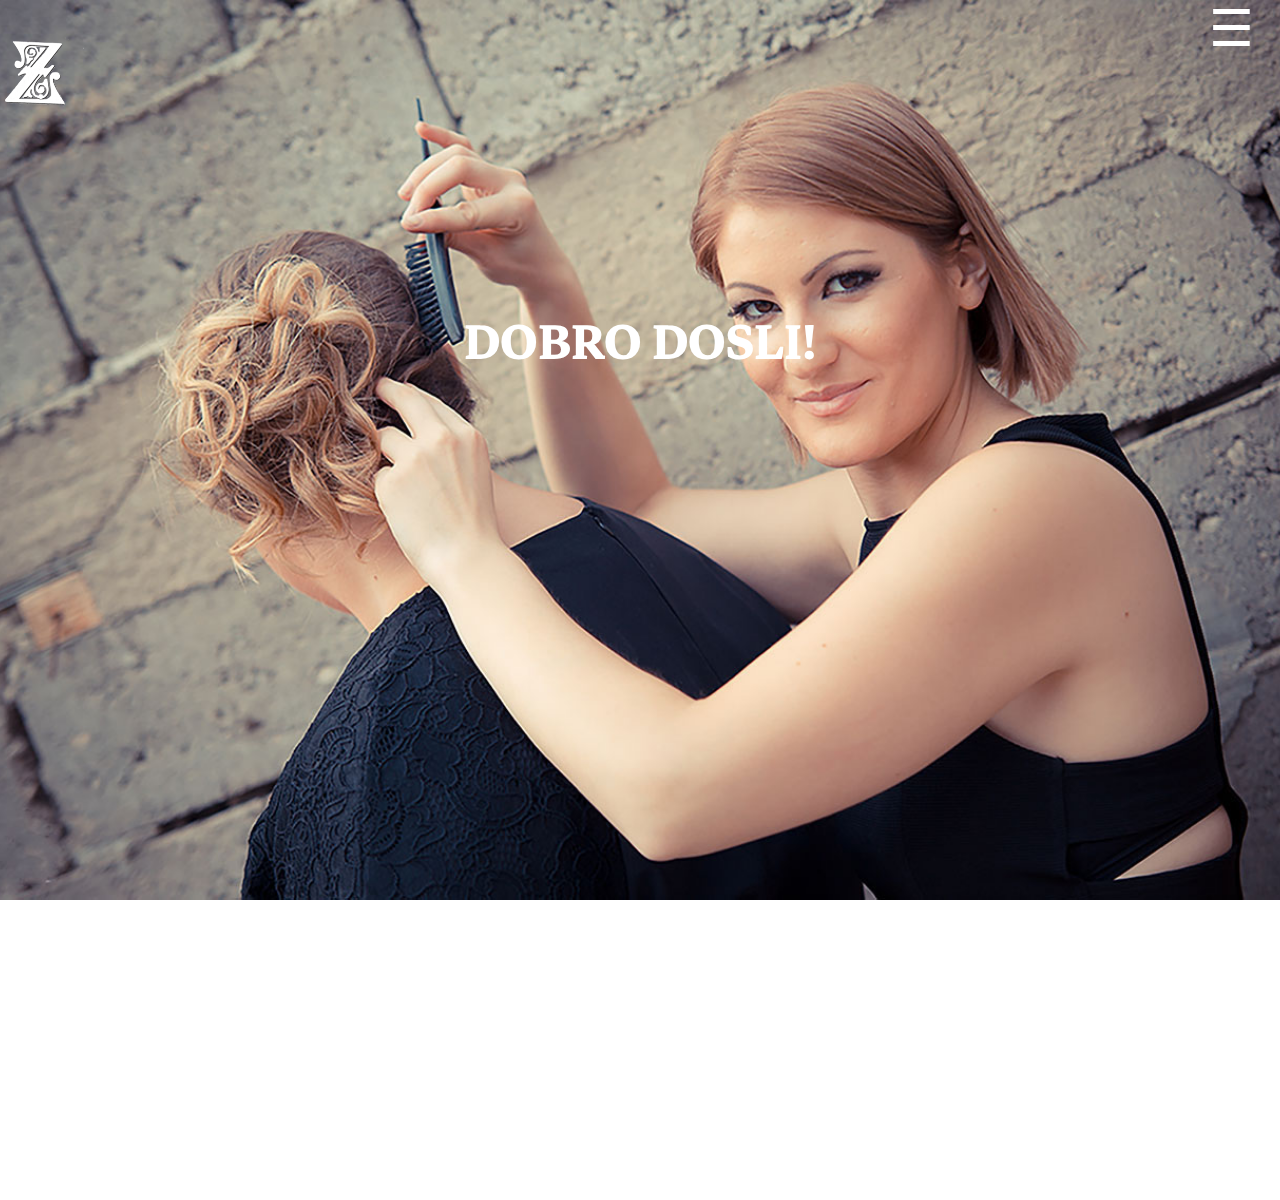
<file: index.html>
<!DOCTYPE html>
<html lang="en">
 <head>
    <meta charset="UTF-8">
    <title>salon</title>
    <link href="style.css" rel="stylesheet" type="text/css">
     <meta name="viewport" content="width=device-width, initial-scale=1">
    <link href="https://fonts.googleapis.com/css?family=Markazi+Text" rel="stylesheet">
     <link rel="stylesheet" href="https://use.fontawesome.com/releases/v5.1.0/css/all.css" integrity="sha384-lKuwvrZot6UHsBSfcMvOkWwlCMgc0TaWr+30HWe3a4ltaBwTZhyTEggF5tJv8tbt" crossorigin="anonymous">

 </head>
 <body class="front">
  <div id="cao">
     <h1>DOBRO DOSLI!</h1>
</div> 
<div id="logo">
     <img src="1.png" alt="logo" width="250px" height="240px">
</div>
<div id="ikone">
 <i class="fab fa-facebook-square"></i>
    <i class="fab fa-instagram"></i>
</div><!--end ikone-->

<div id="wrapper">
    <div id="header">
        <div id="myNav" class="overlay">
  <a href="javascript:void(0)" class="closebtn" onclick="closeNav()">&times;</a>
  <div class="overlay-content"> 
    <a href="nama.html">O Nama</a>
    <a href="galerija.html">Galerija</a>
    <a href="kontakt.html">Kontakt</a>
  </div>
</div>

<span style="font-size:50px;cursor:pointer" onclick="openNav()">&#9776; </span>

<script>
function openNav() {
    document.getElementById("myNav").style.display = "block";
}

function closeNav() {
    document.getElementById("myNav").style.display = "none";
}
</script>  
</div> <!--end header-->
</div><!--end wrapper-->
</body>
</html>
</file>
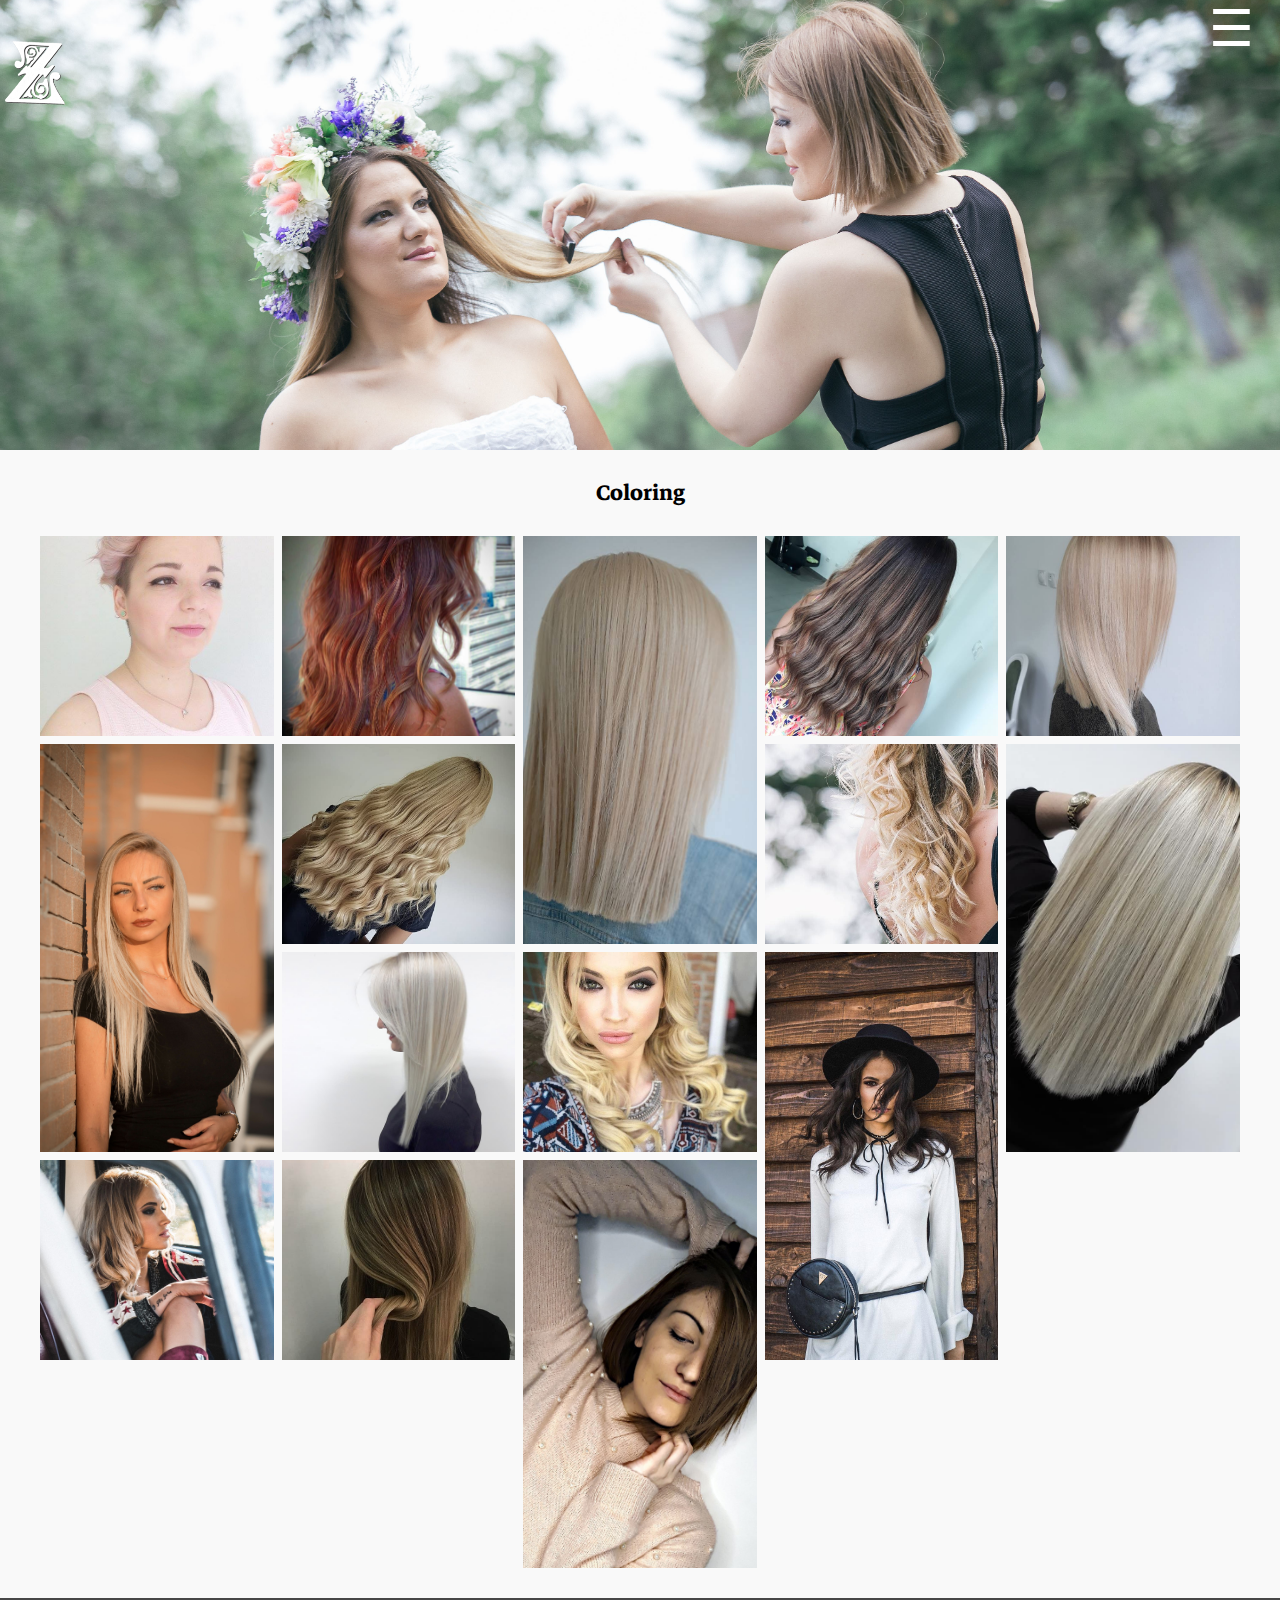
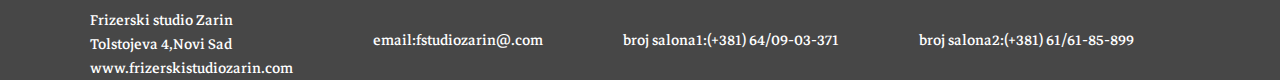
<file: coloring.html>
<!DOCTYPE html>
<html lang="en">
 <head>
    <meta charset="UTF-8">
    <title>Coloring</title>
    <link href="style.css" rel="stylesheet" type="text/css">
     <meta name="viewport" content="width=device-width, initial-scale=1">
    <link href="https://fonts.googleapis.com/css?family=Markazi+Text" rel="stylesheet">
     <link rel="stylesheet" href="https://use.fontawesome.com/releases/v5.1.0/css/all.css" integrity="sha384-lKuwvrZot6UHsBSfcMvOkWwlCMgc0TaWr+30HWe3a4ltaBwTZhyTEggF5tJv8tbt" crossorigin="anonymous">
<link rel="stylesheet" href="css/grid-gallery.min.css">
<script src="https://code.jquery.com/jquery-3.3.1.slim.min.js" 
        integrity="sha384-q8i/X+965DzO0rT7abK41JStQIAqVgRVzpbzo5smXKp4YfRvH+8abtTE1Pi6jizo" 
        crossorigin="anonymous">
</script>
<script src="js/grid-gallery.min.js"></script>
 </head>
    <body>
<div id="ikonice">
     <i class="fab fa-facebook-square"></i>
    <i class="fab fa-instagram"></i>
</div>
<div id="logo">
   <img src="1.png" alt="logo" width="250px" height="240px"></div>
<div class="bd"></div>
    
<div id="wrapper">
    <div id="header">
        <div id="myNav" class="overlay">
  <a href="javascript:void(0)" class="closebtn" onclick="closeNav()">&times;</a>
  <div class="overlay-content">
      <a href="index.html">Početna</a>
    <a href="nama.html">O Nama</a>
    <a href="#">Galerija</a>
    <a href="kontakt.html">Kontakt</a>
  </div>
</div>

<span style="font-size:50px;cursor:pointer" onclick="openNav()">&#9776; </span>

<script>
function openNav() {
    document.getElementById("myNav").style.display = "block";
}

function closeNav() {
    document.getElementById("myNav").style.display = "none";
}
</script>          
 </div><!--end header-->
    
<div id="galerija">
    <h2>Coloring</h2>
<div id="gg-screen"></div>
<div class="gg-box">
  <div class="gg-element">
    <img src="coloring/1.jpg">
  </div>
  <div class="gg-element">
    <img src="coloring/2.jpg">
  </div>
  <div class="gg-element">
    <img src="coloring/3.jpg">
  </div>
<div class="gg-element">
    <img src="coloring/4.jpg">
  </div>
<div class="gg-element">
    <img src="coloring/5.jpg">
  </div>
<div class="gg-element">
    <img src="coloring/6.jpg">
  </div>
<div class="gg-element">
    <img src="coloring/7.jpg">
  </div>
<div class="gg-element">
    <img src="coloring/8.jpg">
  </div>
<div class="gg-element">
    <img src="coloring/9.jpg">
  </div>
<div class="gg-element">
    <img src="coloring/10.jpg">
  </div>
<div class="gg-element">
    <img src="coloring/11.jpg">
  </div>
<div class="gg-element">
    <img src="coloring/12.jpg">
  </div>
<div class="gg-element">
    <img src="coloring/13.jpg">
  </div>
<div class="gg-element">
    <img src="coloring/14.jpg">
  </div>
<div class="gg-element">
    <img src="coloring/15.jpg">
  </div> 
</div><!--end gg-box-->
</div><!--end galerija-->
<div id="footer">
     <div id="kontakt">
      <ul>
        <li>Frizerski studio Zarin </li>
          <li>Tolstojeva 4,Novi Sad</li><li>www.frizerskistudiozarin.com</li></ul>
            
          </div>
    <div id="hi">      
    <ul>
     <li>email:fstudiozarin@.com</li> 
      <li>broj salona1:(+381) 64/09-03-371</li>
     <li>broj salona2:(+381) 61/61-85-899</li>
   </ul>
       </div>
       </div><!--end footer-->
</div><!--end wrapper--> 
</body>
</html>
</file>
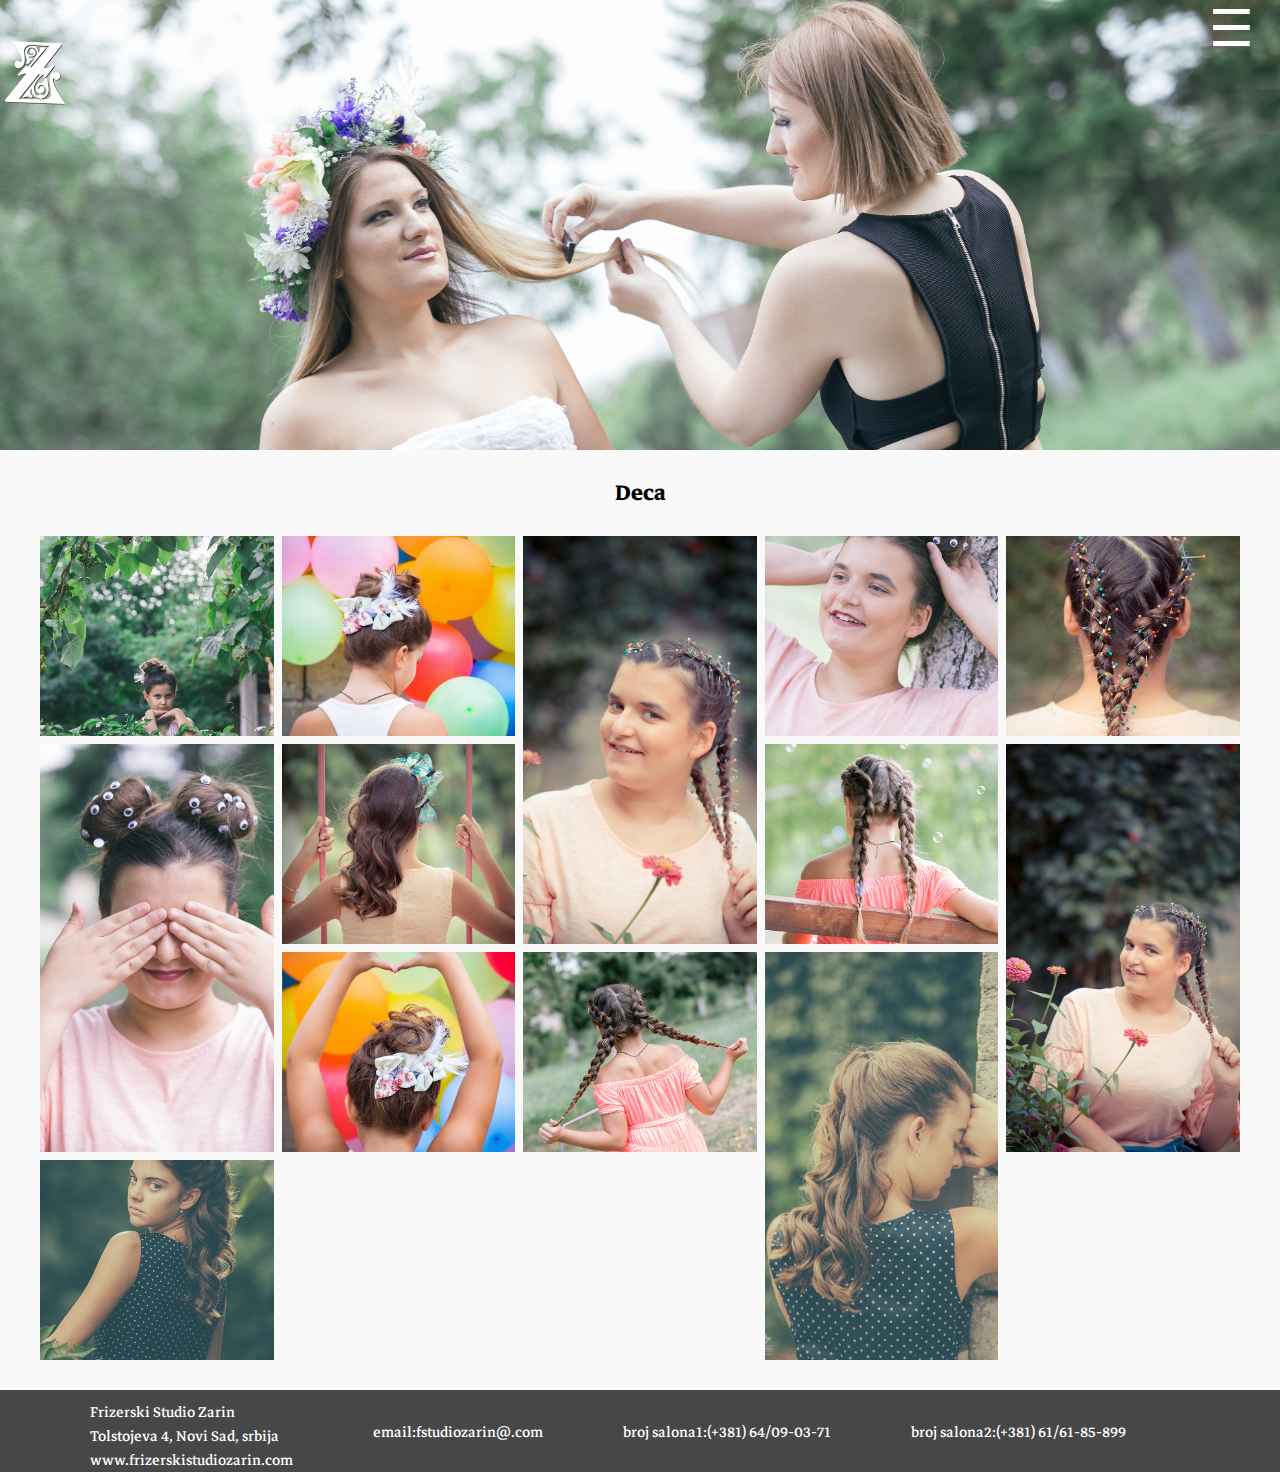
<file: deca.html>
<!DOCTYPE html>
<html lang="en">
 <head>
    <meta charset="UTF-8">
    <title>Deca</title>
    <link href="style.css" rel="stylesheet" type="text/css">
     <meta name="viewport" content="width=device-width, initial-scale=1">
    <link href="https://fonts.googleapis.com/css?family=Markazi+Text" rel="stylesheet">

     <link rel="stylesheet" href="https://use.fontawesome.com/releases/v5.1.0/css/all.css" integrity="sha384-lKuwvrZot6UHsBSfcMvOkWwlCMgc0TaWr+30HWe3a4ltaBwTZhyTEggF5tJv8tbt"crossorigin="anonymous">
<link rel="stylesheet" href="css/grid-gallery.min.css">
<script src="https://code.jquery.com/jquery-3.3.1.slim.min.js" 
        integrity="sha384-q8i/X+965DzO0rT7abK41JStQIAqVgRVzpbzo5smXKp4YfRvH+8abtTE1Pi6jizo" 
        crossorigin="anonymous">
</script>
<script src="js/grid-gallery.min.js"></script>

 </head>
    <body>
 <div id="ikonice">
     <i class="fab fa-facebook-square"></i>
    <i class="fab fa-instagram"></i>
</div>
<div id="logo">
   <img src="1.png" alt="logo" width="250px" height="240px"></div>
 <div class="bd"></div>  
<div id="wrapper">
    <div id="header">
        <div id="myNav" class="overlay">
  <a href="javascript:void(0)" class="closebtn" onclick="closeNav()">&times;</a>
  <div class="overlay-content">
      <a href="index.html">Početna</a>
    <a href="nama.html">O Nama</a>
    <a href="#">Galerija</a>
    <a href="kontakt.html">Kontakt</a>
  </div>
</div>

<span style="font-size:50px;cursor:pointer" onclick="openNav()">&#9776; </span>

<script>
function openNav() {
    document.getElementById("myNav").style.display = "block";
}

function closeNav() {
    document.getElementById("myNav").style.display = "none";
}
</script>         
 </div><!--end header-->  
    
<div id="galerija">
    <h2>Deca</h2>
<div id="gg-screen"></div>
<div class="gg-box">
  <div class="gg-element">
    <img src="deca/jeca1.jpg">
  </div>
  <div class="gg-element">
    <img src="deca/jeca2.jpg">
  </div>
  <div class="gg-element">
    <img src="deca/ljiljana1.jpg">
  </div>
  <div class="gg-element">
    <img src="deca/ljiljana3.jpg">
  </div>
  <div class="gg-element">
    <img src="deca/ljiljana2.jpg">
  </div>
<div class="gg-element">
    <img src="deca/ljiljana5.jpg">
  </div>
<div class="gg-element">
    <img src="deca/nova1.jpg">
  </div>
<div class="gg-element">
    <img src="deca/nova2.jpg">
  </div>
<div class="gg-element">
    <img src="deca/nova4.jpg">
  </div>
<div class="gg-element">
    <img src="deca/nova5.jpg">
  </div>
<div class="gg-element">
    <img src="deca/nova6.jpg">
  </div>
<div class="gg-element">
    <img src="deca/nova7.jpg">
  </div>
<div class="gg-element">
    <img src="deca/nova8.jpg">
  </div> 
</div>
</div><!--end galerija-->
    
<div id="footer">
   <div id="kontakt">
        <ul>
        <li>Frizerski Studio Zarin </li>
        <li>Tolstojeva 4, Novi Sad, srbija</li>
         <li>www.frizerskistudiozarin.com</li></ul> 
          </div>
       <div id="hi">
           <ul>
        <li>email:fstudiozarin@.com</li> 
        <li>broj salona1:(+381) 64/09-03-71</li>
     <li>broj salona2:(+381) 61/61-85-899</li>
             </ul>
</div><!--end gg-box-->
</div><!--end footer--> 
</div><!--end wrapper-->        
</body>
</html>
</file>
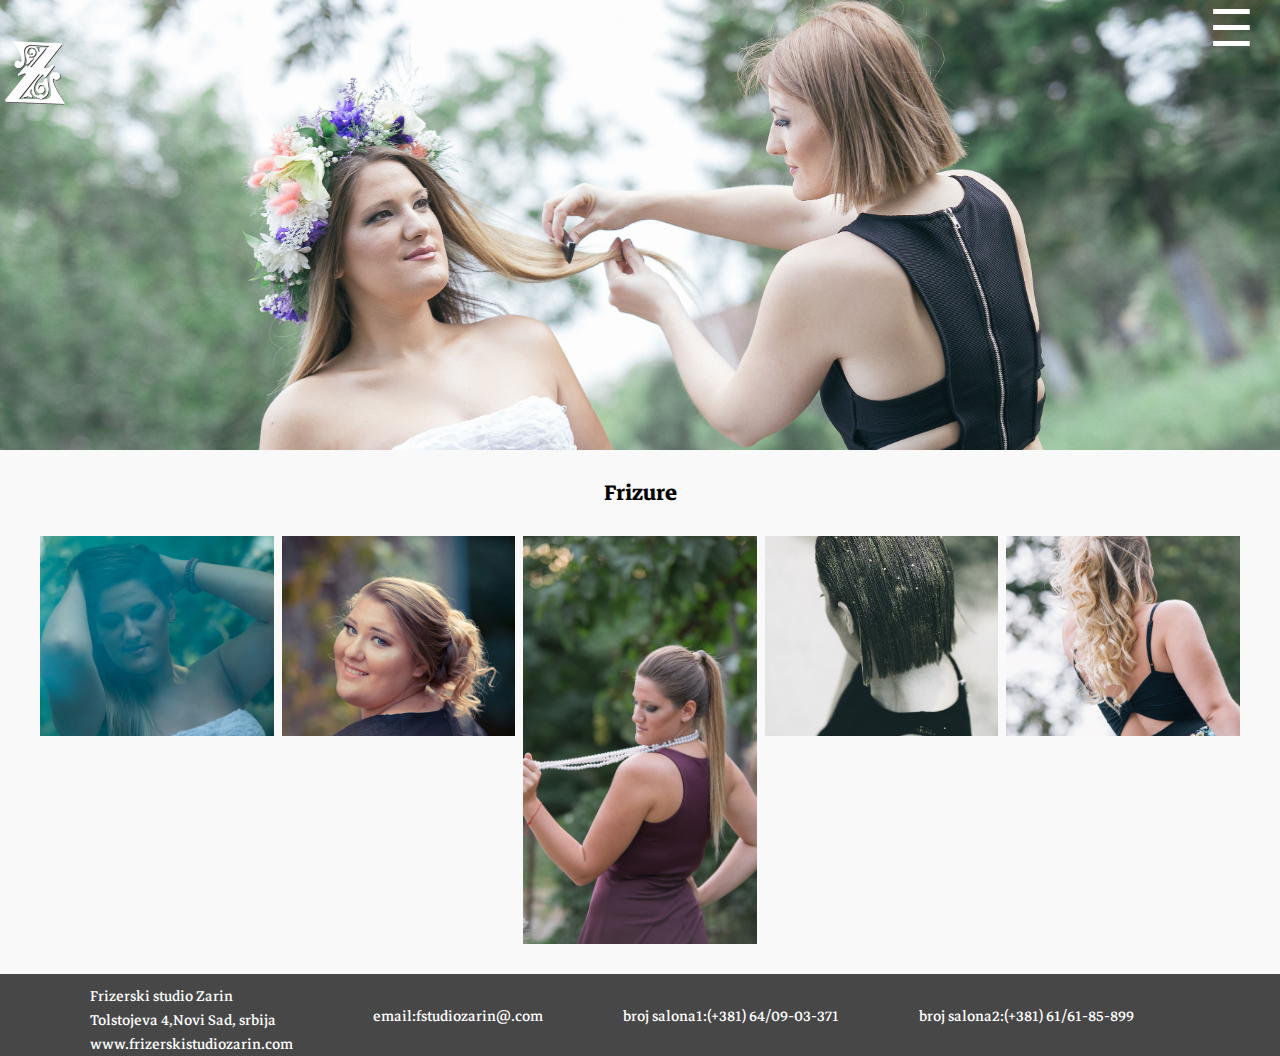
<file: frizure.html>
<!DOCTYPE html>
<html lang="en">
 <head>
    <meta charset="UTF-8">
    <title>Frizure</title>
    <link href="style.css" rel="stylesheet" type="text/css">
     <meta name="viewport" content="width=device-width, initial-scale=1">
    <link href="https://fonts.googleapis.com/css?family=Markazi+Text" rel="stylesheet">

     <link rel="stylesheet" href="https://use.fontawesome.com/releases/v5.1.0/css/all.css" integrity="sha384-lKuwvrZot6UHsBSfcMvOkWwlCMgc0TaWr+30HWe3a4ltaBwTZhyTEggF5tJv8tbt" crossorigin="anonymous">
<link rel="stylesheet" href="css/grid-gallery.min.css">
<script src="https://code.jquery.com/jquery-3.3.1.slim.min.js" 
        integrity="sha384-q8i/X+965DzO0rT7abK41JStQIAqVgRVzpbzo5smXKp4YfRvH+8abtTE1Pi6jizo" 
        crossorigin="anonymous">
</script>
<script src="js/grid-gallery.min.js"></script>

 </head>
    <body>
        
<div id="ikonice">
     <i class="fab fa-facebook-square"></i>
     <i class="fab fa-instagram"></i>
</div>
 <div id="logo">
   <img src="1.png" alt="logo" width="250px" height="240px"></div>
        <div class="bd"></div>
    
<div id="wrapper">
    <div id="header">
        <div id="myNav" class="overlay">
  <a href="javascript:void(0)" class="closebtn" onclick="closeNav()">&times;</a>
  <div class="overlay-content">
      <a href="index.html">Početna</a>
    <a href="nama.html">O Nama</a>
    <a href="#">Galerija</a>
    <a href="kontakt.html">Kontakt</a>
  </div>
</div>


<span style="font-size:50px;cursor:pointer" onclick="openNav()">&#9776; </span>

<script>
function openNav() {
    document.getElementById("myNav").style.display = "block";
}

function closeNav() {
    document.getElementById("myNav").style.display = "none";
}
</script>
           
           
 </div><!--end header-->
    
 <div id="galerija">
   <h2>Frizure</h2>
<div id="gg-screen"></div>
<div class="gg-box">
    <div class="gg-element">
     <img src="IMG_6407.JPG">
    </div>
    <div class="gg-element">
     <img src="IMG_6462.JPG">
    </div>
    <div class="gg-element">
      <img src="IMG_6579.JPG">
    </div>
    <div class="gg-element">
      <img src="n.jpg">
    </div>
    <div class="gg-element">
      <img src="op.JPG">
    </div>
</div>
</div>
<div id="footer">
   <div id="kontakt">
        <ul>
        <li>Frizerski studio Zarin </li>
        <li>Tolstojeva 4,Novi Sad, srbija</li>
         <li>www.frizerskistudiozarin.com</li></ul> 
          </div>
       <div id="hi">
        <ul>
         <li>email:fstudiozarin@.com</li> 
        <li>broj salona1:(+381) 64/09-03-371</li>
        <li>broj salona2:(+381) 61/61-85-899</li>
       </ul>
       </div> 
</div><!--end footer--> 
</div><!--end wrepper-->    
</body>
</html>
</file>
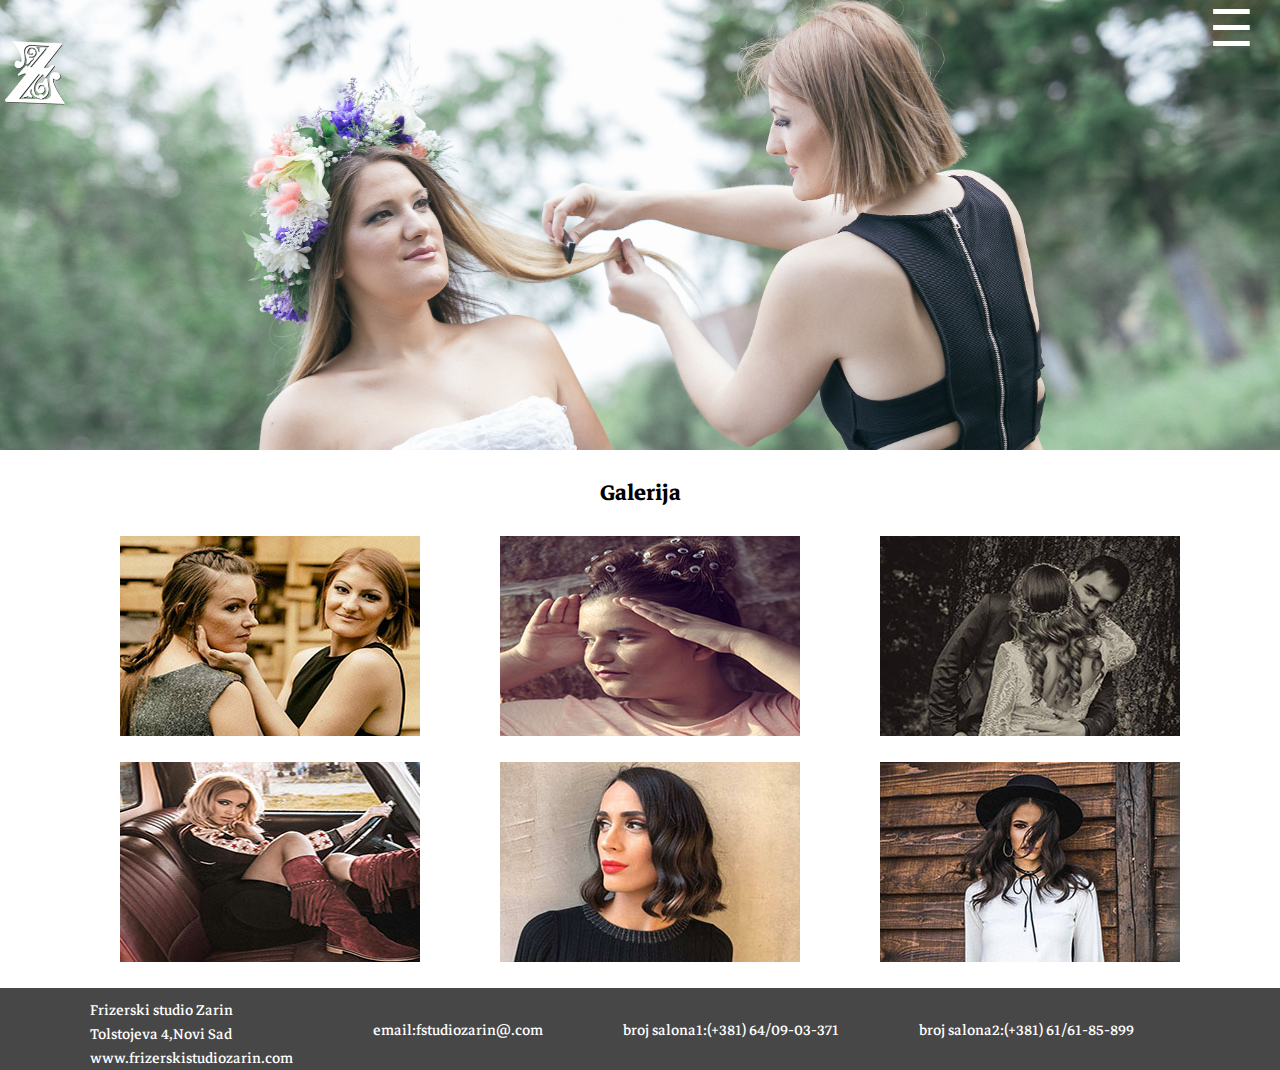
<file: galerija.html>
<!DOCTYPE html>
<html lang="en">
 <head>
    <meta charset="UTF-8">
    <title>galerija</title>
    <link href="style.css" rel="stylesheet" type="text/css">
     <meta name="viewport" content="width=device-width, initial-scale=1">
    <link href="https://fonts.googleapis.com/css?family=Markazi+Text" rel="stylesheet">
     <link rel="stylesheet" href="https://use.fontawesome.com/releases/v5.1.0/css/all.css" integrity="sha384-lKuwvrZot6UHsBSfcMvOkWwlCMgc0TaWr+30HWe3a4ltaBwTZhyTEggF5tJv8tbt" crossorigin="anonymous">

 </head>
    <body>
 <div id="ikonice">
     <i class="fab fa-facebook-square"></i>
    <i class="fab fa-instagram"></i>
</div>
<div id="logo">
   <img src="1.png" alt="logo" width="250px" height="240px"></div>
        <div class="bd"></div>
<div id="wrapper">
    <div id="header">
        <div id="myNav" class="overlay">
  <a href="javascript:void(0)" class="closebtn" onclick="closeNav()">&times;</a>
  <div class="overlay-content">
      <a href="index.html">Početna</a>
    <a href="nama.html">O Nama</a>
    <a href="#">Galerija</a>
    <a href="kontakt.html">Kontakt</a>
  </div>
</div>
<span style="font-size:50px;cursor:pointer" onclick="openNav()">&#9776; </span>

<script>
function openNav() {
    document.getElementById("myNav").style.display = "block";
}

function closeNav() {
    document.getElementById("myNav").style.display = "none";
}
</script>        
 </div><!--end header-->
<div id="galerija">
            <h2>Galerija</h2>
<div class="photo">
    <a href="frizure.html"><img src="12.jpg" alt="Avatar" class="image" style="width:300px">
  <div class="middle">
    <div class="text">Frizure</div>
  </div></a>
    
</div><div class="photo">
  <a href="deca.html"><img src="proba.jpg" alt="Avatar" class="image" style="width:300px">
  <div class="middle">
    <div class="text">Deca</div>
      </div></a>
</div>
<div class="photo">
 <a href="vencanja.html"> <img src="vencanjaa.jpg" alt="Avatar" class="image" style="width:300px">
  <div class="middle">
    <div class="text">Venčanja</div>
     </div></a>
</div>
<div class="photo">
      <a href="moda.html"><img src="moda.jpg" alt="Avatar" class="image" style="width:300px">
      <div class="middle">
      <div class="text">Modeli</div>
      </div></a>
 </div>
  <div class="photo">
  <a href="sisanje.html"><img src="p.jpg" alt="Avatar" class="image" style="width:300px">
  <div class="middle">
    <div class="text">Šišanje i Feniranje</div>
      </div></a>
</div>
<div class="photo">
  <a href="coloring.html"><img src="coloring.jpg" alt="Avatar" class="image" style="width:300px">
  <div class="middle">
    <div class="text">Coloring</div>
      </div></a>
</div>
            </div><!--end galerija-->
<div id="footer">
     <div id="kontakt">
      <ul>
        <li>Frizerski studio Zarin </li>
          <li>Tolstojeva 4,Novi Sad</li><li>www.frizerskistudiozarin.com</li></ul>
            
          </div>
    <div id="hi">      
    <ul>
     <li>email:fstudiozarin@.com</li> 
      <li>broj salona1:(+381) 64/09-03-371</li>
     <li>broj salona2:(+381) 61/61-85-899</li>
   </ul>
       </div>
       </div>
        </div><!--end wrepper-->
    </body>
</html>
</file>
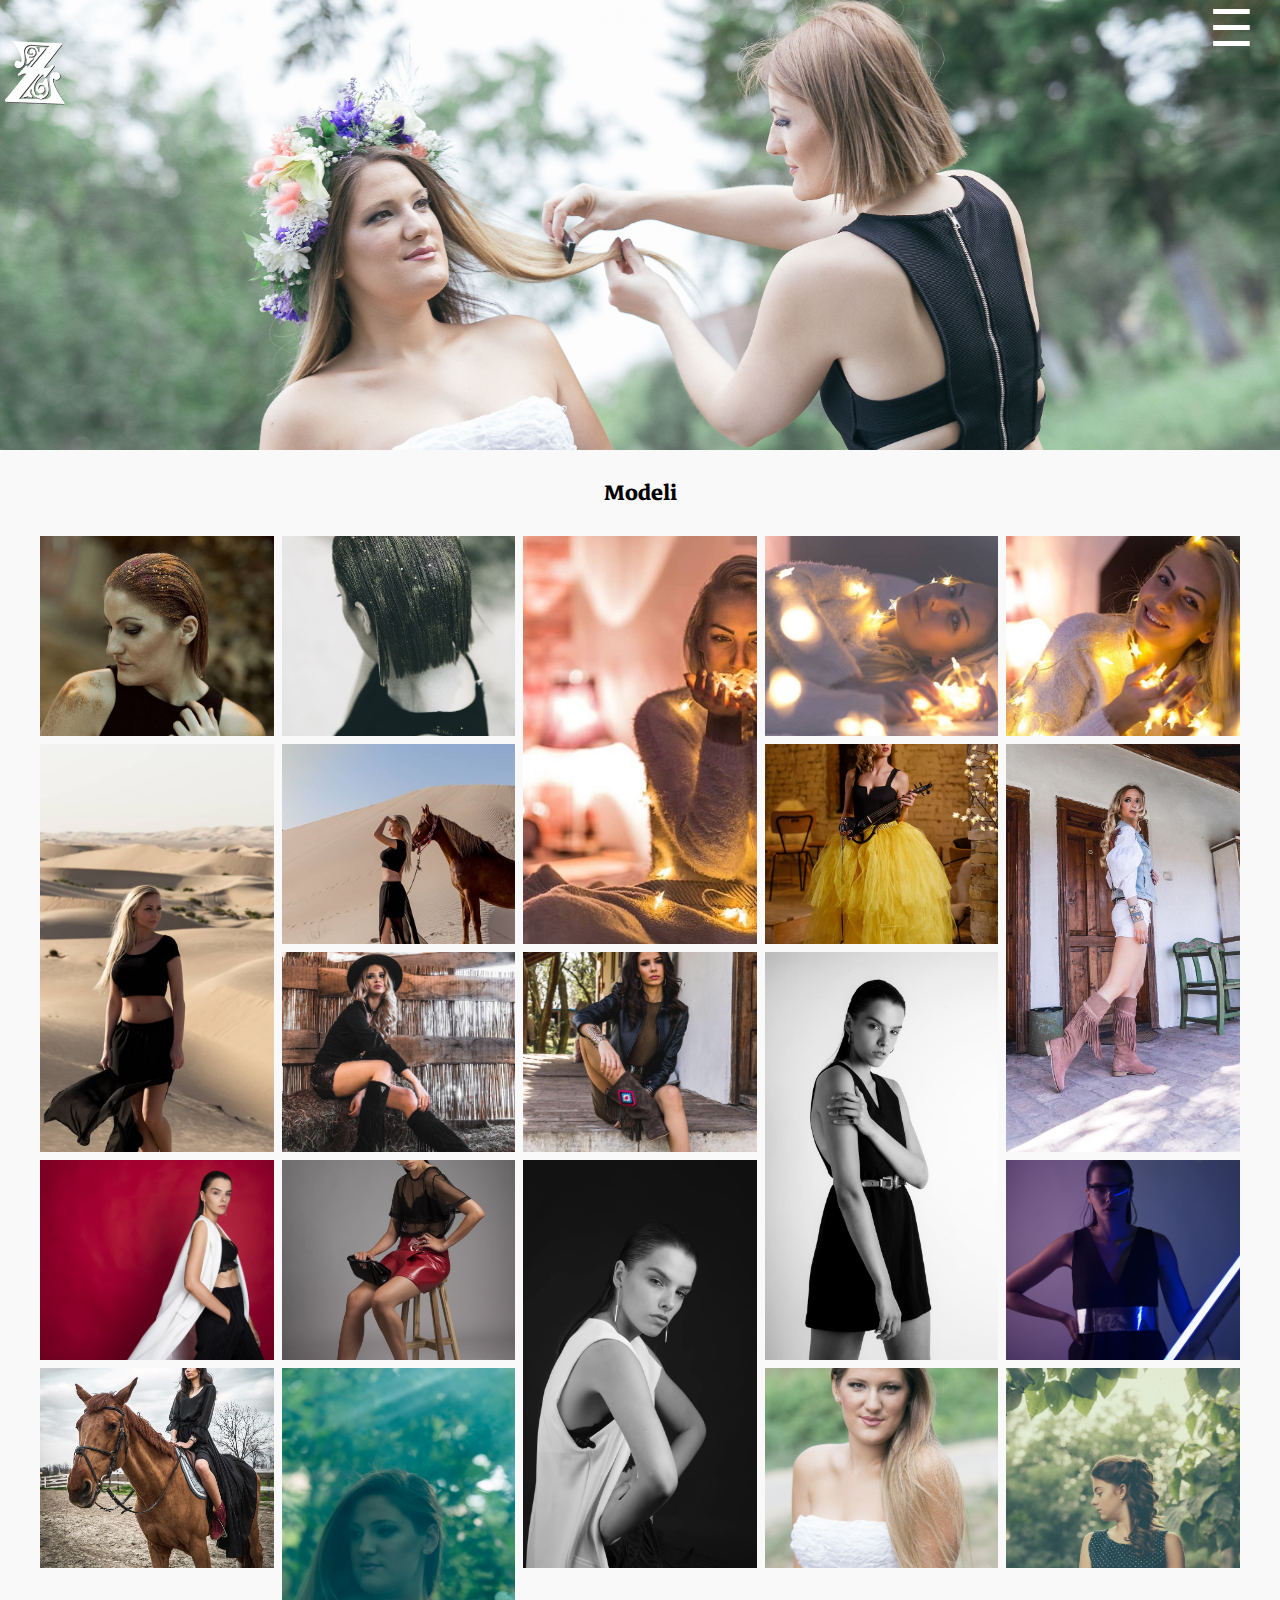
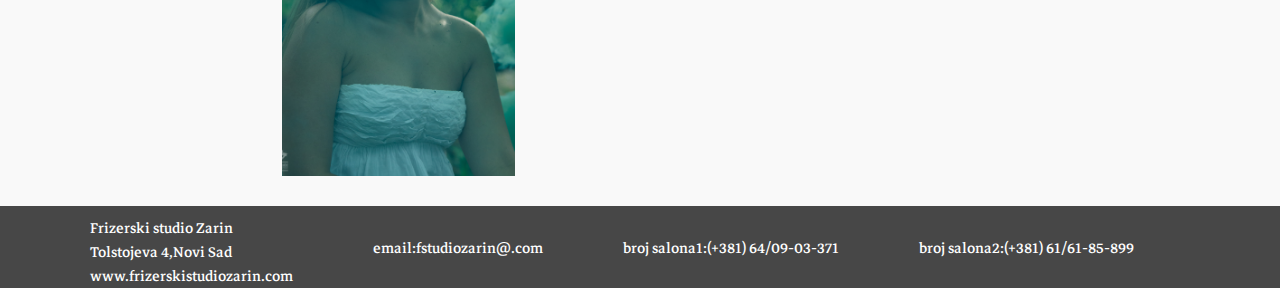
<file: moda.html>
<!DOCTYPE html>
<html lang="en">
 <head>
    <meta charset="UTF-8">
    <title>salon</title>
    <link href="style.css" rel="stylesheet" type="text/css">
     <meta name="viewport" content="width=device-width, initial-scale=1">
    <link href="https://fonts.googleapis.com/css?family=Markazi+Text" rel="stylesheet">

     <link rel="stylesheet" href="https://use.fontawesome.com/releases/v5.1.0/css/all.css" integrity="sha384-lKuwvrZot6UHsBSfcMvOkWwlCMgc0TaWr+30HWe3a4ltaBwTZhyTEggF5tJv8tbt" crossorigin="anonymous">
<link rel="stylesheet" href="css/grid-gallery.min.css">
<script src="https://code.jquery.com/jquery-3.3.1.slim.min.js" 
        integrity="sha384-q8i/X+965DzO0rT7abK41JStQIAqVgRVzpbzo5smXKp4YfRvH+8abtTE1Pi6jizo" 
        crossorigin="anonymous">
</script>
<script src="js/grid-gallery.min.js"></script>
 </head>
    <body>
<div id="ikonice">
     <i class="fab fa-facebook-square"></i>
    <i class="fab fa-instagram"></i>
</div>
<div id="logo">
   <img src="1.png" alt="logo" width="250px" height="240px"></div>
        <div class="bd"></div>
        <div id="wrapper">
       <div id="header">
        <div id="myNav" class="overlay">
  <a href="javascript:void(0)" class="closebtn" onclick="closeNav()">&times;</a>
  <div class="overlay-content">
      <a href="index.html">Početna</a>
    <a href="#">Galerija</a>
    <a href="kontakt.html">Kontakt</a>
  </div>
</div>
<span style="font-size:50px;cursor:pointer" onclick="openNav()">&#9776; </span>

<script>
function openNav() {
    document.getElementById("myNav").style.display = "block";
}

function closeNav() {
    document.getElementById("myNav").style.display = "none";
}
</script>         
 </div><!--end header-->
            
<div id="galerija">
<h2>Modeli</h2>
<div id="gg-screen"></div>
<div class="gg-box">
  <div class="gg-element">
    <img src="revija/1.jpg">
  </div>
  <div class="gg-element">
    <img src="revija/2.jpg">
  </div>
  <div class="gg-element">
    <img src="revija/3.jpg">
  </div>
<div class="gg-element">
    <img src="revija/4.jpg">
  </div>
  <div class="gg-element">
    <img src="revija/5.jpg">
  </div>
  <div class="gg-element">
    <img src="revija/6.jpg">
  </div>
<div class="gg-element">
    <img src="revija/7.jpg">
  </div>
  <div class="gg-element">
    <img src="revija/8.jpg">
  </div>
  <div class="gg-element">
    <img src="revija/9.jpg">
  </div>
<div class="gg-element">
    <img src="revija/10.jpg">
  </div>
  <div class="gg-element">
    <img src="revija/11.jpg">
  </div>
  <div class="gg-element">
    <img src="revija/12.jpg">
  </div>
<div class="gg-element">
    <img src="revija/13.jpg">
  </div>
  <div class="gg-element">
    <img src="revija/14.jpg">
  </div>
  <div class="gg-element">
    <img src="revija/15.jpg">
  </div>
<div class="gg-element">
    <img src="revija/16.jpg">
  </div>
  <div class="gg-element">
    <img src="revija/17.jpg">
  </div>
  <div class="gg-element">
    <img src="revija/18.JPG">
  </div>
<div class="gg-element">
    <img src="revija/19.JPG">
  </div>
<div class="gg-element">
    <img src="revija/20.JPG">
  </div> 
</div><!-- end gg-box -->
</div><!-- end galerija -->
<div id="footer">
     <div id="kontakt">
      <ul>
        <li>Frizerski studio Zarin </li>
          <li>Tolstojeva 4,Novi Sad</li><li>www.frizerskistudiozarin.com</li></ul>
            
          </div>
    <div id="hi">      
    <ul>
     <li>email:fstudiozarin@.com</li> 
      <li>broj salona1:(+381) 64/09-03-371</li>
     <li>broj salona2:(+381) 61/61-85-899</li>
   </ul>
       </div>
       </div><!--end footer-->
</div><!--end wrapper--> 
</body>
</html>
</file>
<file: style.css>
* {
   font-family: 'Markazi Text', serif; 
}
body, html {
    height: 100%;
    margin: 0;
    font-family: 'Markazi Text', serif;
    font-size: 20px;  
}
 /* slika korišcena za pozadinu */
.front {
/* slika korišcena za pozadinu */
    background-image: url("slike/pocetna.JPG");

    /* puna visina sl. */
    height: 100%; 

    /* namestiti sl. */
    background-position: center;
    background-repeat: no-repeat;
    background-size: cover;
    overflow: hidden;
}
.mima {
    /* sl. koriscena za pozadine */
    background-image: url("ons.jpg");

    /* puna visina */
    height: 50%; 

    /* namestiti sl.*/
    background-position: center;
    background-repeat: no-repeat;
    background-size: cover;
}
.bd {
    /* sl. koriscena za pozadine */
    background-image: url("slike/galerija.JPG");

    /* puna visina */
    height: 50%; 

    /* namestiti sl.*/
    background-position: center;
    background-repeat: no-repeat;
    background-size: cover;
}
.locationn {
    /* sl. koriscena za pozadine */
    background-image: url("slike/locationn.JPG");

    /* puna visina */
    height: 50%; 

    /* namestiti sl.*/
    background-position: center;
    background-repeat: no-repeat;
    background-size: cover;
}
#cao{
   margin: 300px auto;
    color: #FFF;
    font-size: 35px; 
}

h1{
    text-align: center;
}
h2{
    text-align: center;
    
}
.photo {
    position: relative;
    width: 300px;
    float: left;
    margin-left: 80px;
    margin-bottom: 30px;
}

.image {
  opacity: 1;
  display: block;
  width: 300px;
  height: auto;
  transition: .5s ease;
  backface-visibility: hidden;
}

.middle {
  transition: .5s ease;
  opacity: 0;
  position: absolute;
  top: 50%;
  left: 50%;
  transform: translate(-50%, -50%);
  -ms-transform: translate(-50%, -50%)
}
#galerija{
    width: 1200px;
    margin: 0 auto;
}
.photo:hover .image {
  opacity: 0.3;
}

.photo:hover .middle {
  opacity: 1;
}

.text {
  background-color: #4CAF50;
  color: white;
  font-size: 16px;
  padding: 16px 32px;
}
#kontaktirajte{
    margin: 0 auto;
   width: 1000px;
}
#main{
    width: 500px;
     float: left;   
}

#sidebar{
    500px;
   float: right;
   
    
}

/*kontakt*/
/* Style inputs with type="text", select elements and textareas */
input[type=text], select, textarea {
    width: 100%; /* Full width */
    padding: 12px; /* Some padding */  
    border: 1px solid #ccc; /* Gray border */
    border-radius: 4px; /* Rounded borders */
    box-sizing: border-box; /* Make sure that padding and width stays in place */
    margin-top: 6px; /* Add a top margin */
    margin-bottom: 16px; /* Bottom margin */
    resize: vertical /* Allow the user to vertically resize the textarea (not horizontally) */
}

/* Style the submit button with a specific background color etc */
input[type=submit] {
    background-color: #4CAF50;
    color: white;
    padding: 12px 20px;
    border: none;
    border-radius: 4px;
    cursor: pointer; 
    
}

/* When moving the mouse over the submit button, add a darker green color */
input[type=submit]:hover {
    background-color: #45a049;
    
}

/* Add a background color and some padding around the form */
.container {
    border-radius: 5px;
    background-color: #f2f2f2;
    padding: 20px;  
}

#email input[type=submit] {
        width: 300px;
        margin-top: 0;
    }
/*end kontakt*/
#nama{
    width: 1000px;
    margin: 0 auto;
    margin-bottom: 30px;
}
#salon{
   margin: 0 auto;
}

#logo{
    position: absolute;
    bottom: 79%;
    left: -85px;  
}

#ikone{
    position: absolute;
    bottom: 1%;
    left: 90%;
    font-size: 50px;
    color: #FFF;

}
#ikonice{
    position: absolute;
    bottom: 50%;
    left: 90%;
    font-size: 50px;
    color: #FFF;  
}

.prev,
.next {
  cursor: pointer;
  position: absolute;
  top: 50%;
  width: auto;
  padding: 16px;
  margin-top: -50px;
  color: white;
  font-weight: bold;
  font-size: 20px;
  transition: 0.6s ease;
  border-radius: 0 3px 3px 0;
  user-select: none;
  -webkit-user-select: none;
}

/* Position the "next button" to the right */
.next {
  right: 0;
  border-radius: 3px 0 0 3px;
}

/* On hover, add a black background color with a little bit see-through */
.prev:hover,
.next:hover {
  background-color: rgba(0, 0, 0, 0.8);
}

/* Number text (1/3 etc) */
.numbertext {
  color: #f2f2f2;
  font-size: 12px;
  padding: 8px 12px;
  position: absolute;
  top: 0;
}

img {
  margin-bottom: -4px;
}

.caption-container {
  text-align: center;
  background-color: black;
  padding: 2px 16px;
  color: white;
}

/* The Modal (background) */
.modal {
  display: none;
  position: fixed;
  z-index: 1;
  padding-top: 100px;
  left: 0;
  top: 0;
  width: 100%;
  height: 100%;
  overflow: auto;
  background-color: black;
}

/* Modal Content */
.modal-content {
  position: relative;
  background-color: #fefefe;
  margin: auto;
  padding: 0;
  width: 40%;
  max-width: 2560px;
}

/* The Close Button */
.close {
  color: white;
  position: absolute;
  top: 10px;
  right: 25px;
  font-size: 35px;
  font-weight: bold;
}
.close:hover,
.close:focus {
  color: #999;
  text-decoration: none;
  cursor: pointer;
}
.mySlides {
  display: none;
}
.cursor {
  cursor: pointer;
}
/* Next & previous buttons */
.prev,
.next {
  cursor: pointer;
  position: absolute;
  top: 50%;
  width: auto;
  padding: 16px;
  margin-top: -50px;
  color: white;
  font-weight: bold;
  font-size: 20px;
  transition: 0.6s ease;
  border-radius: 0 3px 3px 0;
  user-select: none;
  -webkit-user-select: none;
}
/* Position the "next button" to the right */
.next {
  right: 0;
  border-radius: 3px 0 0 3px;
}
/* On hover, add a black background color with a little bit see-through */
.prev:hover,
.next:hover {
  background-color: rgba(0, 0, 0, 0.8);
}
/* Number text (1/3 etc) */
.numbertext {
  color: #f2f2f2;
  font-size: 12px;
  padding: 8px 12px;
  position: absolute;
  top: 0;
}
img {
  margin-bottom: -4px;
}
.caption-container {
  text-align: center;
  background-color: black;
  padding: 2px 16px;
  color: white;
}
.demo {
  opacity: 0.6;
}
.active,
.demo:hover {
  opacity: 1;
}
img.hover-shadow {
  transition: 0.3s;
}
.hover-shadow:hover {
  box-shadow: 0 4px 8px 0 rgba(0, 0, 0, 0.2), 0 6px 20px 0 rgba(0, 0, 0, 0.19);
}
/* lightbox end */
/* Ovo je komentar u jednom retku */
.overlay {
    height: 100%;
    width: 100%;
    display: none;
    position: fixed;
    z-index: 1;
    top: 0;
    left: 0;
    background-color: rgb(0,0,0);
    background-color: rgba(0,0,0, 0.9);
}
.overlay-content {
    position: relative;
    top: 25%;
    width: 100%;
    text-align: center;
    margin-top: 30px;
}
.overlay a {
    padding: 8px;
    text-decoration: none;
    font-size: 36px;
    color: #818181;
    display: block;
    transition: 0.3s;
}
.overlay a:hover, .overlay a:focus {
    color: #f1f1f1;
}
.overlay .closebtn {
    position: absolute;
    top: 20px;
    right: 45px;
    font-size: 60px; 
}
span{
    position: absolute;
    right: 2%;
    top: 0%;
    color: #FFF;

}   
#footer{
   background: #474747;
    width: 100%;
   overflow: hidden;
   clear: both;
    margin-top: 30px;
}
#kontakt{ 
   float: left;
   padding-top: 10px;
    padding-left: 90px;    
}
#kontakt ul{ 
   margin: 0;
    padding: 0;
    list-style: none;
    color: #FFF;
}

#hi{
 background: #000;
}

#hi ul {
 margin: 0;
 padding: 0;
 list-style: none;
}
#hi ul li {
 float: left;
    padding-top: 30px;
    padding-left: 80px;
   color: #FFF;
}
@media screen and (max-height: 450px) {
  .overlay a {font-size: 20px}
  .overlay .closebtn {
    font-size: 40px;
    top: 15px;
    right: 35px;
  }
</file>
<file: css/grid-gallery.min.css>
body{font-family:-apple-system,BlinkMacSystemFont,"Segoe UI",Helvetica,Arial,sans-serif;background:#f9f9f9}.gg-box{display:grid;grid-template-columns:repeat(auto-fit,minmax(220px,1fr));grid-auto-rows:200px;grid-gap:8px}.gg-element img{object-fit:cover;cursor:pointer;width:100%;height:100%;background:rgba(255,255,255,0.02)}.gg-element img:hover{opacity:.98}#gg-screen{position:fixed;width:100%;height:100%;z-index:1;top:0;left:0;display:none;background:rgba(255,255,255,0.85);z-index:9999;text-align:center}#gg-screen .gg-image{height:100%;display:inline-flex;justify-content:center;align-items:center}#gg-screen .gg-image img{max-width:100%;max-height:100%;margin:0 auto}.gg-bt{width:38px;height:38px;background:rgba(255,255,255,0.6);color:#222;border-radius:50%;text-align:center;line-height:32px;vertical-align:middle;display:inline-block;cursor:pointer;-moz-transition:all .4s ease;-o-transition:all .4s ease;-webkit-transition:all .4s ease;transition:all .4s ease;font-size:25px;border:1px solid rgba(0,0,0,0.05);box-sizing:border-box;padding-left:2px}.gg-bt:hover{background:rgba(255,255,255,0.8);border:1px solid rgba(0,0,0,0.5)}.gg-close{position:fixed;top:.5em}.gg-close,.gg-nxt{right:.5em}.gg-prev{left:.5em}.gg-prev,.gg-nxt{position:fixed;bottom:50%}@media(min-width:478px){.gg-element:nth-child(3n+0){grid-row-end:span 2}}
</file>
